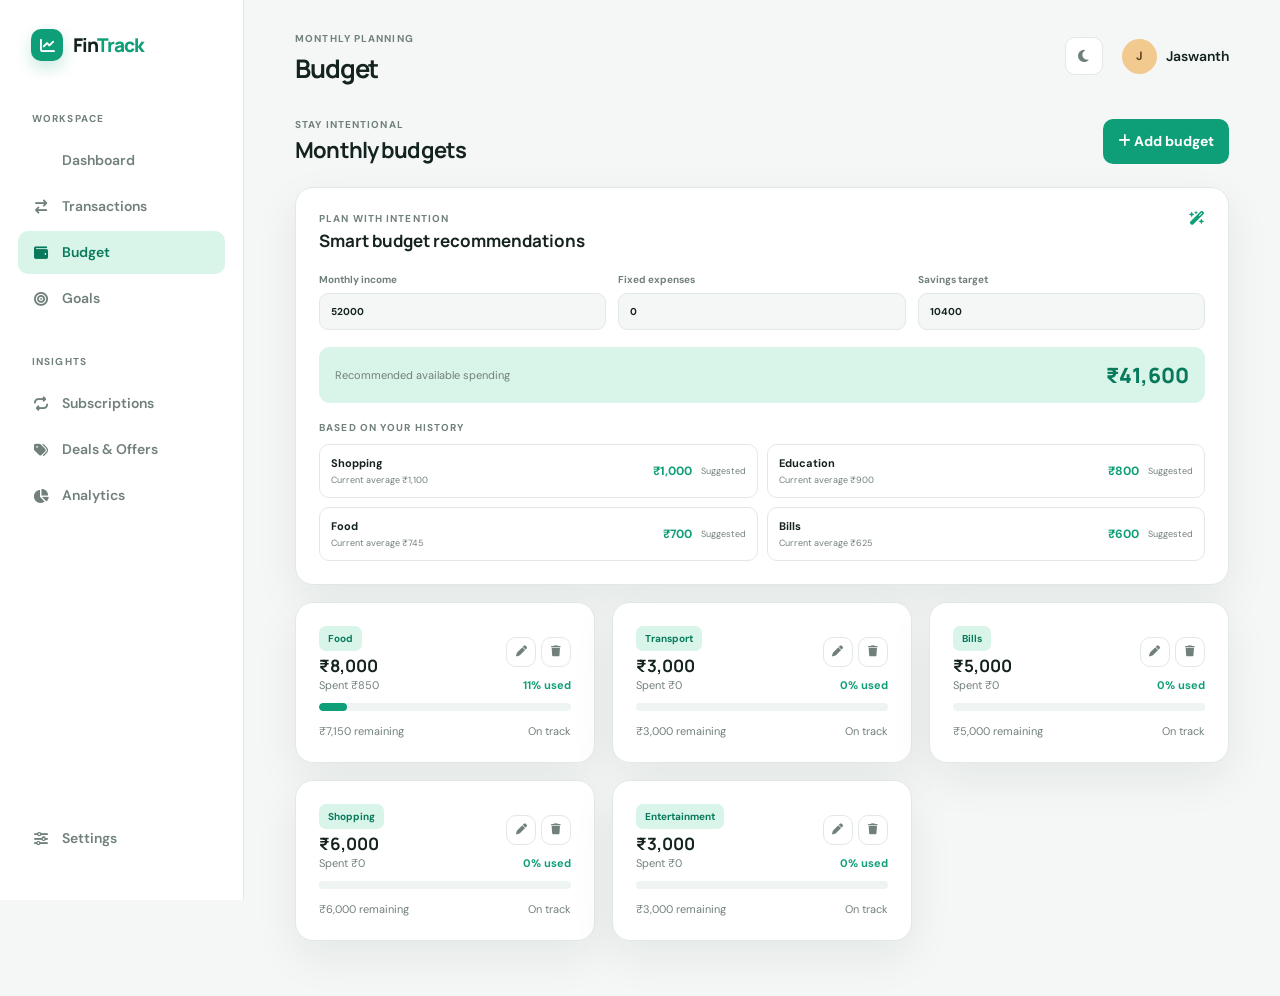
<file: budget.html>
<!doctype html><html lang="en"><head><meta charset="UTF-8"><meta name="viewport" content="width=device-width,initial-scale=1"><title>Budget | FinTrack</title><link rel="preconnect" href="https://fonts.googleapis.com"><link rel="stylesheet" href="https://fonts.googleapis.com/css2?family=DM+Sans:wght@400;500;600;700&family=Manrope:wght@600;700;800&display=swap"><link rel="stylesheet" href="https://cdnjs.cloudflare.com/ajax/libs/font-awesome/6.5.2/css/all.min.css"><link rel="stylesheet" href="css/style.css"><link rel="stylesheet" href="css/responsive.css"></head><body data-page="budget"><div class="app-shell"><aside class="sidebar" id="sidebar"><a class="brand" href="index.html"><span class="brand-mark"><i class="fa-solid fa-chart-line"></i></span><span>Fin<span>Track</span></span></a><nav class="sidebar-nav"><p class="nav-label">Workspace</p><a class="nav-item" href="index.html"><i class="fa-solid fa-grid-2"></i>Dashboard</a><a class="nav-item" href="transactions.html"><i class="fa-solid fa-arrow-right-arrow-left"></i>Transactions</a><a class="nav-item active" href="budget.html"><i class="fa-solid fa-wallet"></i>Budget</a><a class="nav-item" href="goals.html"><i class="fa-solid fa-bullseye"></i>Goals</a><p class="nav-label nav-label-spaced">Insights</p><a class="nav-item" href="analytics.html"><i class="fa-solid fa-chart-pie"></i>Analytics</a></nav><div class="sidebar-bottom"><a class="nav-item" href="settings.html"><i class="fa-solid fa-sliders"></i>Settings</a></div></aside><main class="main-content"><header class="topbar"><button class="icon-button mobile-menu" id="mobileMenu" aria-label="Open navigation"><i class="fa-solid fa-bars"></i></button><div class="page-heading"><span class="eyebrow">Monthly planning</span><h1>Budget</h1></div><div class="topbar-actions"><button class="icon-button" id="themeToggle" aria-label="Toggle dark mode"><i class="fa-solid fa-moon"></i></button><div class="profile-chip"><span class="avatar" id="userAvatar">JD</span><span class="profile-name" id="profileName">Jaswanth</span></div></div></header><section class="page-toolbar"><div><p class="section-kicker">Stay intentional</p><h2 class="page-title">Monthly budgets</h2></div><button class="primary-button" id="addBudget"><i class="fa-solid fa-plus"></i> Add budget</button></section><section class="budget-grid" id="budgetGrid"></section></main></div><div id="featureModal"></div><script src="js/storage.js"></script><script src="js/app.js"></script><script src="js/budget.js"></script></body></html>
</file>
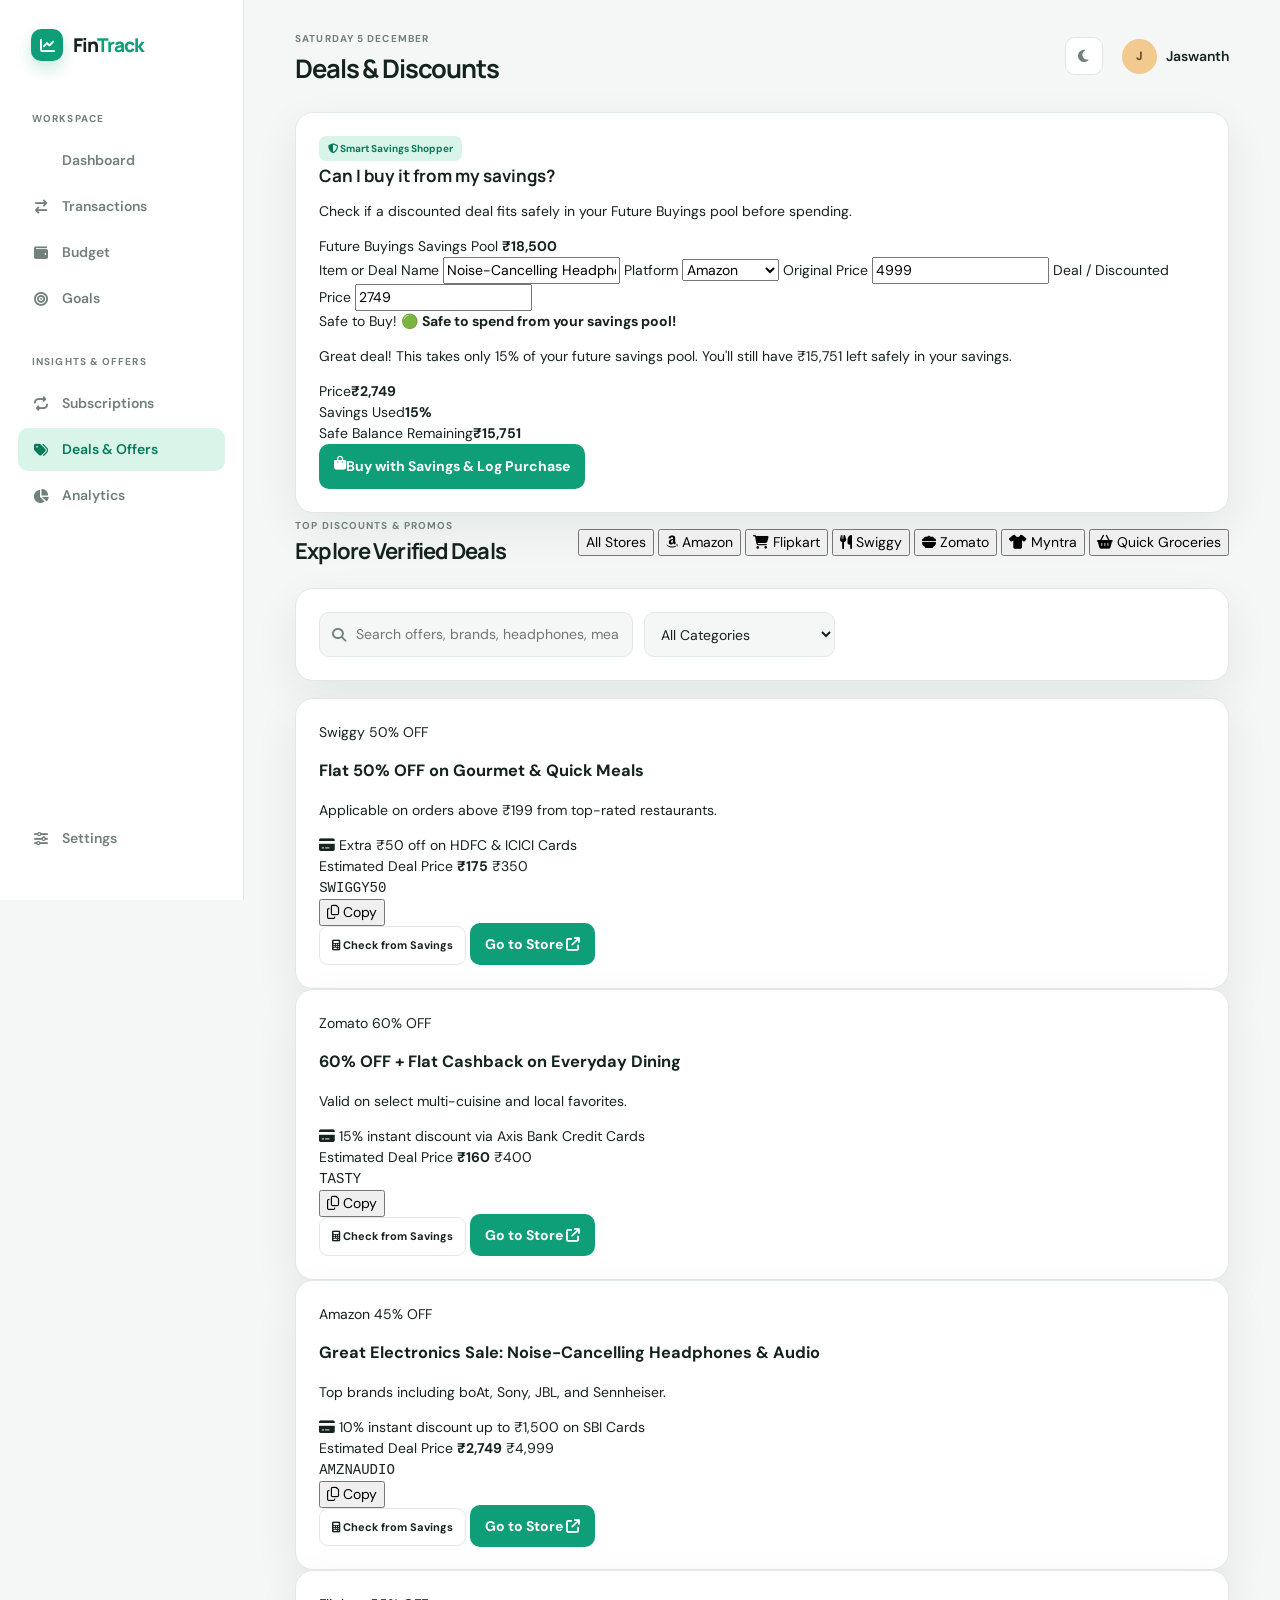
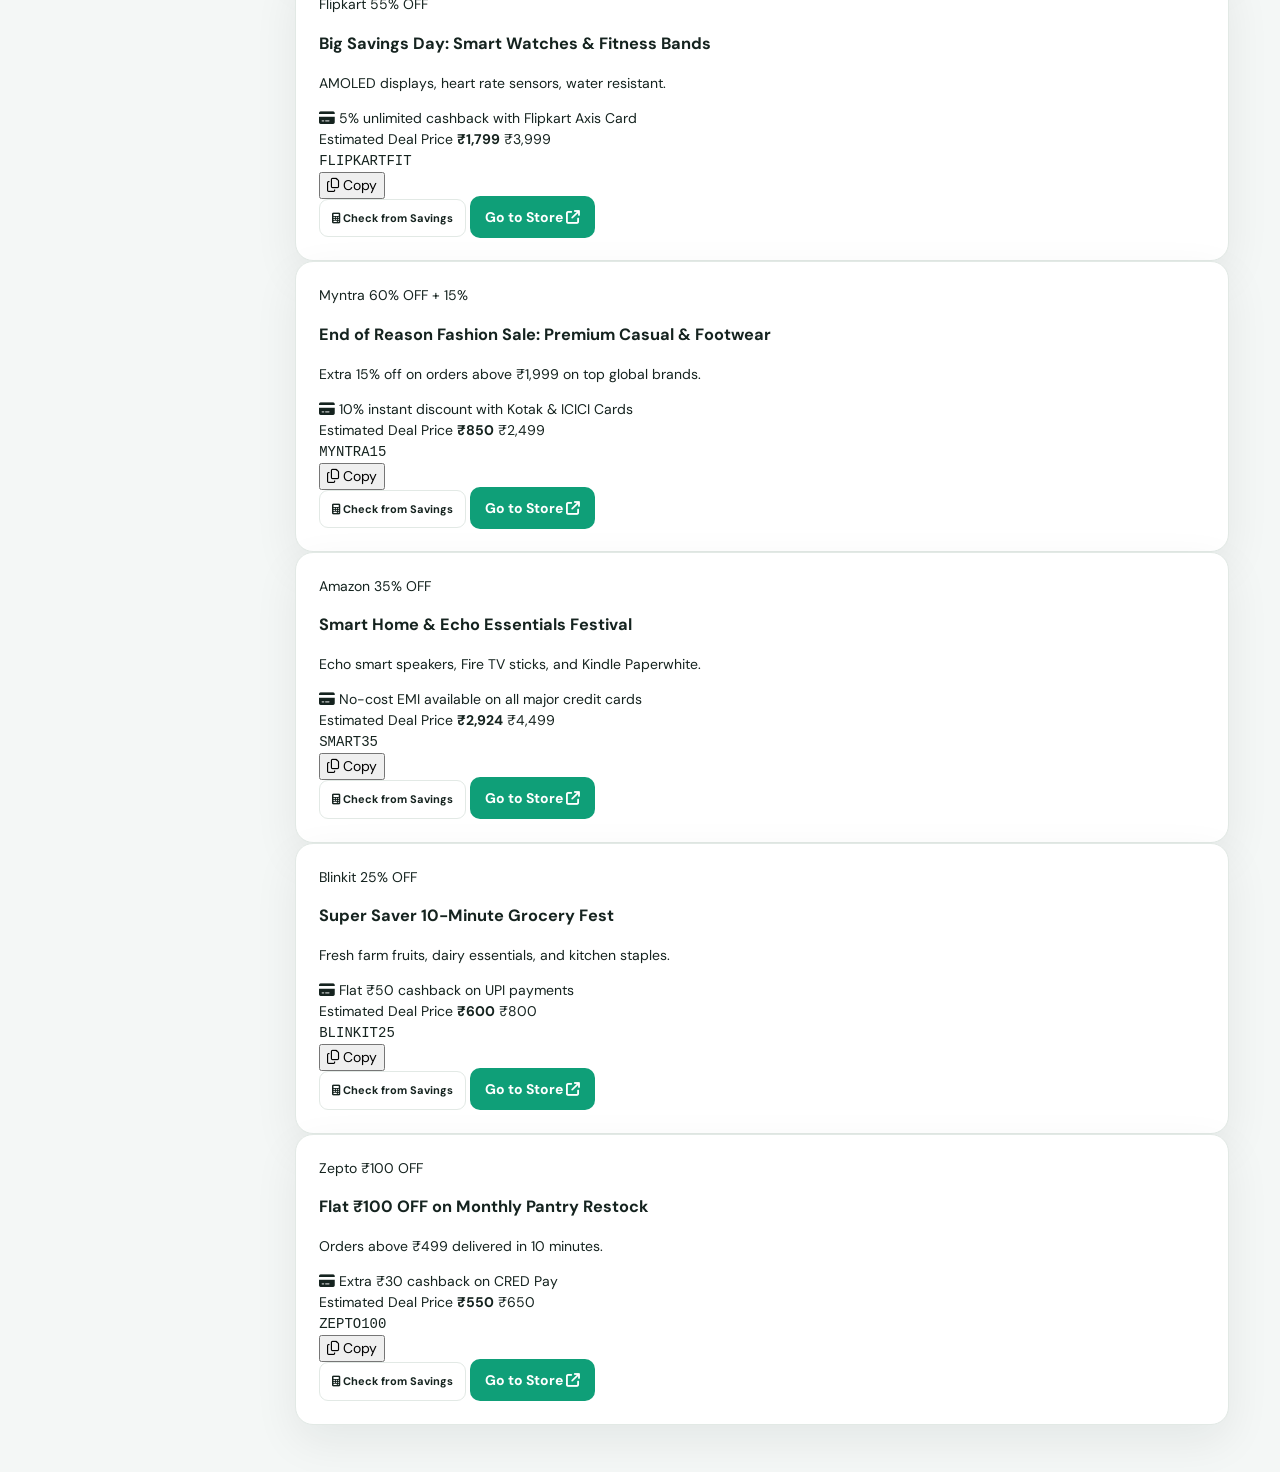
<file: deals.html>
﻿<!doctype html>
<html lang="en">
<head>
  <meta charset="UTF-8">
  <meta name="viewport" content="width=device-width,initial-scale=1">
  <title>Deals & Discounts | FinTrack</title>
  <link rel="preconnect" href="https://fonts.googleapis.com">
  <link rel="preconnect" href="https://fonts.gstatic.com" crossorigin>
  <link href="https://fonts.googleapis.com/css2?family=DM+Sans:wght@400;500;600;700&family=Manrope:wght@600;700;800&display=swap" rel="stylesheet">
  <link rel="stylesheet" href="https://cdnjs.cloudflare.com/ajax/libs/font-awesome/6.5.2/css/all.min.css">
  <link rel="stylesheet" href="css/style.css">
  <link rel="stylesheet" href="css/ux.css">
  <link rel="stylesheet" href="css/responsive.css">
</head>
<body data-page="deals">
  <div class="app-shell">
    <aside class="sidebar" id="sidebar">
      <a class="brand" href="index.html">
        <span class="brand-mark"><i class="fa-solid fa-chart-line"></i></span>
        <span>Fin<span>Track</span></span>
      </a>
      <nav class="sidebar-nav" aria-label="Main navigation">
        <p class="nav-label">Workspace</p>
        <a class="nav-item" href="index.html"><i class="fa-solid fa-grid-2"></i><span>Dashboard</span></a>
        <a class="nav-item" href="transactions.html"><i class="fa-solid fa-arrow-right-arrow-left"></i><span>Transactions</span></a>
        <a class="nav-item" href="budget.html"><i class="fa-solid fa-wallet"></i><span>Budget</span></a>
        <a class="nav-item" href="goals.html"><i class="fa-solid fa-bullseye"></i><span>Goals</span></a>
        <p class="nav-label nav-label-spaced">Insights & Offers</p>
        <a class="nav-item" href="subscriptions.html"><i class="fa-solid fa-repeat"></i><span>Subscriptions</span></a>
        <a class="nav-item active" href="deals.html"><i class="fa-solid fa-tags"></i><span>Deals & Offers</span></a>
        <a class="nav-item" href="analytics.html"><i class="fa-solid fa-chart-pie"></i><span>Analytics</span></a>
      </nav>
      <div class="sidebar-bottom">
        <a class="nav-item" href="settings.html"><i class="fa-solid fa-sliders"></i><span>Settings</span></a>
      </div>
    </aside>

    <main class="main-content">
      <header class="topbar">
        <button class="icon-button mobile-menu" id="mobileMenu" aria-label="Open navigation">
          <i class="fa-solid fa-bars"></i>
        </button>
        <div class="page-heading">
          <span class="eyebrow" id="currentDate">Smart Shopping</span>
          <h1>Deals & Discounts</h1>
        </div>
        <div class="topbar-actions">
          <button class="icon-button" id="themeToggle" aria-label="Toggle dark mode">
            <i class="fa-solid fa-moon"></i>
          </button>
          <div class="profile-chip">
            <span class="avatar" id="userAvatar">JD</span>
            <span class="profile-name" id="profileName">Jaswanth</span>
          </div>
        </div>
      </header>

      <!-- Smart Savings Shopper & Affordability Advisor -->
      <section class="panel advisor-panel" id="savingsAdvisorSection">
        <div class="advisor-header">
          <div>
            <span class="category-badge safe-badge"><i class="fa-solid fa-shield-halved"></i> Smart Savings Shopper</span>
            <h2 class="section-title">Can I buy it from my savings?</h2>
            <p class="section-subtitle">Check if a discounted deal fits safely in your Future Buyings pool before spending.</p>
          </div>
          <div class="savings-stat-chip">
            <span>Future Buyings Savings Pool</span>
            <strong id="advisorSavingsPool">₹0</strong>
          </div>
        </div>

        <form id="advisorForm" class="advisor-form-grid">
          <label>
            <span>Item or Deal Name</span>
            <input id="advisorItemName" type="text" placeholder="e.g. boAt Wireless Earbuds" required>
          </label>
          <label>
            <span>Platform</span>
            <select id="advisorPlatform">
              <option value="Amazon">Amazon</option>
              <option value="Flipkart">Flipkart</option>
              <option value="Swiggy">Swiggy</option>
              <option value="Zomato">Zomato</option>
              <option value="Myntra">Myntra</option>
              <option value="Blinkit">Blinkit</option>
              <option value="Zepto">Zepto</option>
              <option value="Other">Other Store</option>
            </select>
          </label>
          <label>
            <span>Original Price</span>
            <input id="advisorOriginalPrice" type="number" min="1" placeholder="₹4,000">
          </label>
          <label>
            <span>Deal / Discounted Price</span>
            <input id="advisorDealPrice" type="number" min="1" placeholder="₹1,800" required>
          </label>
        </form>

        <div class="verdict-container" id="advisorVerdictBox">
          <div class="verdict-header">
            <span class="verdict-tag" id="verdictTag">Safe to Buy! 🟢</span>
            <strong id="verdictTitle">Checking your savings safety...</strong>
          </div>
          <p id="verdictMessage" class="verdict-message"></p>
          <div class="verdict-metrics" id="verdictMetrics">
            <div><span>Price</span><strong id="verdictPrice">₹0</strong></div>
            <div><span>Savings Used</span><strong id="verdictPercent">0%</strong></div>
            <div><span>Safe Balance Remaining</span><strong id="verdictRemaining">₹0</strong></div>
          </div>
          <div class="verdict-actions" id="verdictActions">
            <button type="button" class="primary-button" id="buyWithSavingsBtn">
              <i class="fa-solid fa-bag-shopping"></i> Buy with Savings & Log Purchase
            </button>
          </div>
        </div>
      </section>

      <!-- Live Offers & Deals Section -->
      <section class="page-toolbar">
        <div>
          <p class="section-kicker">Top Discounts & Promos</p>
          <h2 class="page-title">Explore Verified Deals</h2>
        </div>
        <div class="deals-platform-tabs" id="platformTabs">
          <button class="deal-tab active" data-platform="all">All Stores</button>
          <button class="deal-tab" data-platform="Amazon"><i class="fa-brands fa-amazon"></i> Amazon</button>
          <button class="deal-tab" data-platform="Flipkart"><i class="fa-solid fa-cart-shopping"></i> Flipkart</button>
          <button class="deal-tab" data-platform="Swiggy"><i class="fa-solid fa-utensils"></i> Swiggy</button>
          <button class="deal-tab" data-platform="Zomato"><i class="fa-solid fa-bowl-food"></i> Zomato</button>
          <button class="deal-tab" data-platform="Myntra"><i class="fa-solid fa-shirt"></i> Myntra</button>
          <button class="deal-tab" data-platform="Groceries"><i class="fa-solid fa-basket-shopping"></i> Quick Groceries</button>
        </div>
      </section>

      <!-- Filter bar for deals -->
      <section class="panel filter-panel">
        <div class="filter-grid">
          <label class="search-field">
            <i class="fa-solid fa-magnifying-glass"></i>
            <input id="searchDeals" placeholder="Search offers, brands, headphones, meals...">
          </label>
          <select id="dealCategoryFilter">
            <option value="all">All Categories</option>
            <option value="Food & Dining">Food & Dining</option>
            <option value="Electronics">Electronics</option>
            <option value="Fashion">Fashion</option>
            <option value="Groceries">Groceries & Essentials</option>
          </select>
        </div>
      </section>

      <!-- Deals Grid -->
      <section class="deals-grid" id="dealsGrid"></section>
    </main>
  </div>

  <div id="featureModal"></div>

  <script src="js/storage.js"></script>
  <script src="js/app.js"></script>
  <script src="js/deals.js"></script>
</body>
</html>
</file>
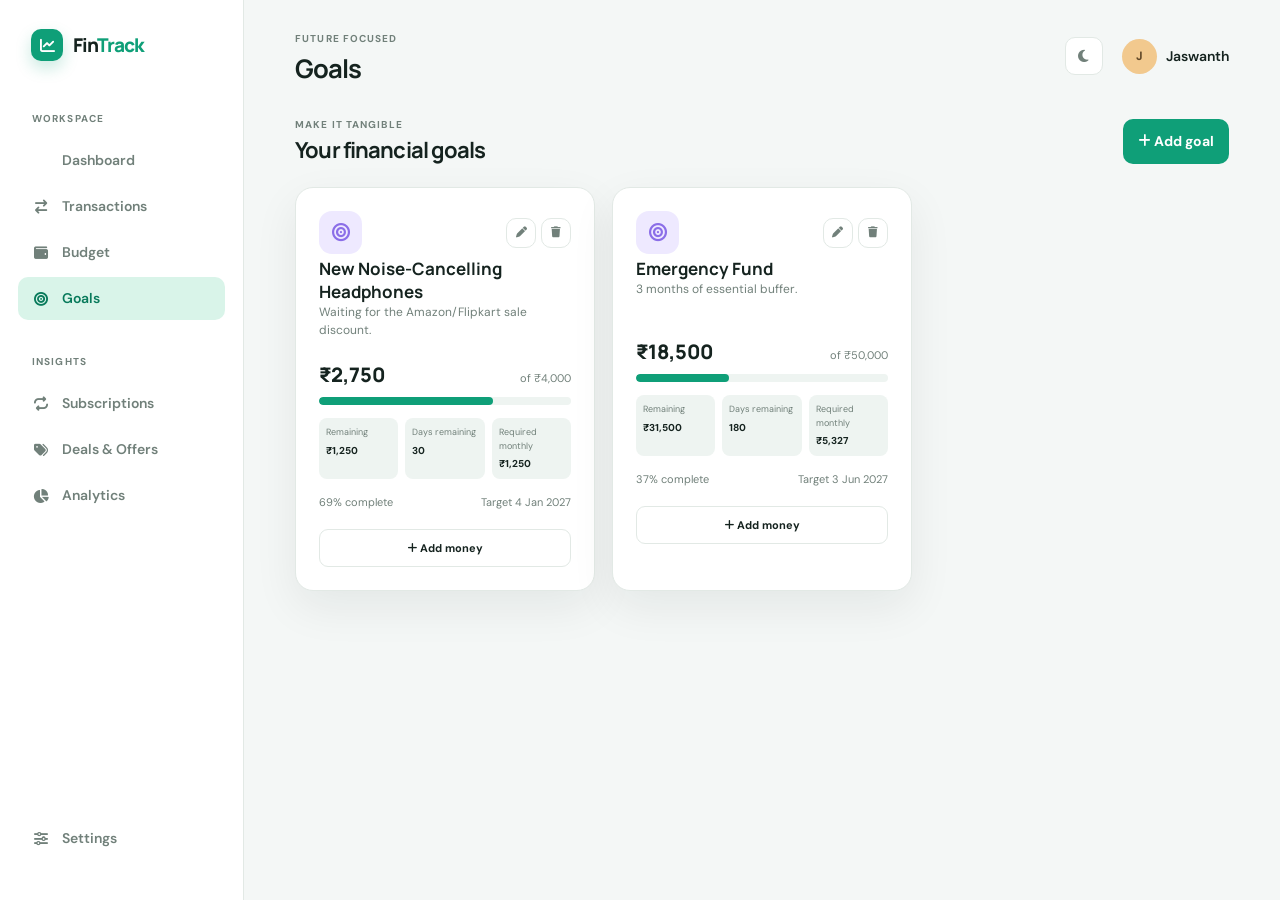
<file: goals.html>
<!doctype html><html lang="en"><head><meta charset="UTF-8"><meta name="viewport" content="width=device-width,initial-scale=1"><title>Goals | FinTrack</title><link rel="preconnect" href="https://fonts.googleapis.com"><link rel="stylesheet" href="https://fonts.googleapis.com/css2?family=DM+Sans:wght@400;500;600;700&family=Manrope:wght@600;700;800&display=swap"><link rel="stylesheet" href="https://cdnjs.cloudflare.com/ajax/libs/font-awesome/6.5.2/css/all.min.css"><link rel="stylesheet" href="css/style.css"><link rel="stylesheet" href="css/responsive.css"></head><body data-page="goals"><div class="app-shell"><aside class="sidebar" id="sidebar"><a class="brand" href="index.html"><span class="brand-mark"><i class="fa-solid fa-chart-line"></i></span><span>Fin<span>Track</span></span></a><nav class="sidebar-nav"><p class="nav-label">Workspace</p><a class="nav-item" href="index.html"><i class="fa-solid fa-grid-2"></i>Dashboard</a><a class="nav-item" href="transactions.html"><i class="fa-solid fa-arrow-right-arrow-left"></i>Transactions</a><a class="nav-item" href="budget.html"><i class="fa-solid fa-wallet"></i>Budget</a><a class="nav-item active" href="goals.html"><i class="fa-solid fa-bullseye"></i>Goals</a><p class="nav-label nav-label-spaced">Insights</p><a class="nav-item" href="analytics.html"><i class="fa-solid fa-chart-pie"></i>Analytics</a></nav><div class="sidebar-bottom"><a class="nav-item" href="settings.html"><i class="fa-solid fa-sliders"></i>Settings</a></div></aside><main class="main-content"><header class="topbar"><button class="icon-button mobile-menu" id="mobileMenu" aria-label="Open navigation"><i class="fa-solid fa-bars"></i></button><div class="page-heading"><span class="eyebrow">Future focused</span><h1>Goals</h1></div><div class="topbar-actions"><button class="icon-button" id="themeToggle" aria-label="Toggle dark mode"><i class="fa-solid fa-moon"></i></button><div class="profile-chip"><span class="avatar" id="userAvatar">JD</span><span class="profile-name" id="profileName">Jaswanth</span></div></div></header><section class="page-toolbar"><div><p class="section-kicker">Make it tangible</p><h2 class="page-title">Your financial goals</h2></div><button class="primary-button" id="addGoal"><i class="fa-solid fa-plus"></i> Add goal</button></section><section class="goals-grid" id="goalsGrid"></section></main></div><div id="featureModal"></div><script src="js/storage.js"></script><script src="js/app.js"></script><script src="js/goals.js"></script></body></html>
</file>
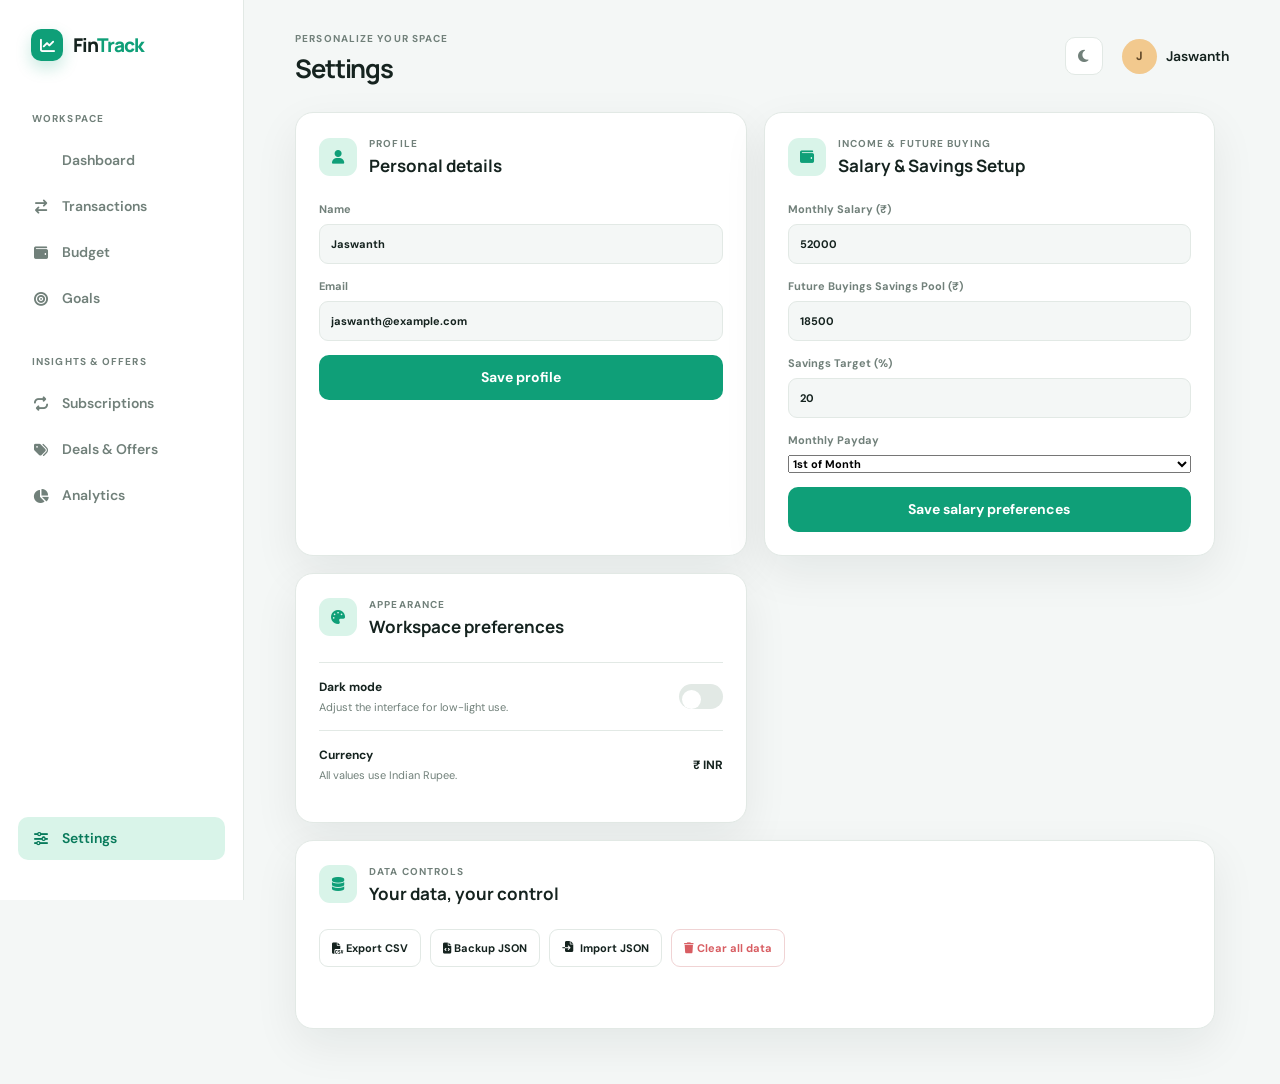
<file: settings.html>
<!doctype html><html lang="en"><head><meta charset="UTF-8"><meta name="viewport" content="width=device-width,initial-scale=1"><title>Settings | FinTrack</title><link rel="preconnect" href="https://fonts.googleapis.com"><link rel="stylesheet" href="https://fonts.googleapis.com/css2?family=DM+Sans:wght@400;500;600;700&family=Manrope:wght@600;700;800&display=swap"><link rel="stylesheet" href="https://cdnjs.cloudflare.com/ajax/libs/font-awesome/6.5.2/css/all.min.css"><link rel="stylesheet" href="css/style.css"><link rel="stylesheet" href="css/ux.css"><link rel="stylesheet" href="css/responsive.css"></head><body data-page="settings"><div class="app-shell"><aside class="sidebar" id="sidebar"><a class="brand" href="index.html"><span class="brand-mark"><i class="fa-solid fa-chart-line"></i></span><span>Fin<span>Track</span></span></a><nav class="sidebar-nav"><p class="nav-label">Workspace</p><a class="nav-item" href="index.html"><i class="fa-solid fa-grid-2"></i>Dashboard</a><a class="nav-item" href="transactions.html"><i class="fa-solid fa-arrow-right-arrow-left"></i>Transactions</a><a class="nav-item" href="budget.html"><i class="fa-solid fa-wallet"></i>Budget</a><a class="nav-item" href="goals.html"><i class="fa-solid fa-bullseye"></i>Goals</a><p class="nav-label nav-label-spaced">Insights & Offers</p><a class="nav-item" href="subscriptions.html"><i class="fa-solid fa-repeat"></i>Subscriptions</a><a class="nav-item" href="deals.html"><i class="fa-solid fa-tags"></i>Deals & Offers</a><a class="nav-item" href="analytics.html"><i class="fa-solid fa-chart-pie"></i>Analytics</a></nav><div class="sidebar-bottom"><a class="nav-item active" href="settings.html"><i class="fa-solid fa-sliders"></i>Settings</a></div></aside><main class="main-content"><header class="topbar"><button class="icon-button mobile-menu" id="mobileMenu" aria-label="Open navigation"><i class="fa-solid fa-bars"></i></button><div class="page-heading"><span class="eyebrow">Personalize your space</span><h1>Settings</h1></div><div class="topbar-actions"><button class="icon-button" id="themeToggle" aria-label="Toggle dark mode"><i class="fa-solid fa-moon"></i></button><div class="profile-chip"><span class="avatar" id="userAvatar">JD</span><span class="profile-name" id="profileName">Jaswanth</span></div></div></header><section class="settings-grid"><article class="panel settings-section"><div class="settings-heading"><span class="settings-icon"><i class="fa-solid fa-user"></i></span><div><p class="section-kicker">Profile</p><h2>Personal details</h2></div></div><form id="profileForm" class="settings-form"><label>Name<input name="name" required></label><label>Email<input name="email" type="email" required></label><button class="primary-button" type="submit">Save profile</button></form></article><article class="panel settings-section"><div class="settings-heading"><span class="settings-icon"><i class="fa-solid fa-wallet"></i></span><div><p class="section-kicker">Income & Future Buying</p><h2>Salary & Savings Setup</h2></div></div><form id="salaryForm" class="settings-form"><label>Monthly Salary (₹)<input name="monthlySalary" type="number" min="1000" step="500" required></label><label>Future Buyings Savings Pool (₹)<input name="futureSavingsBalance" type="number" min="0" step="500" required title="Amount reserved for shopping deals and goals"></label><label>Savings Target (%)<input name="savingsPercent" type="number" min="5" max="80" required></label><label>Monthly Payday<select name="payDay"><option value="1">1st of Month</option><option value="5">5th of Month</option><option value="10">10th of Month</option><option value="25">25th of Month</option><option value="30">Last Day of Month</option></select></label><button class="primary-button" type="submit">Save salary preferences</button></form></article><article class="panel settings-section"><div class="settings-heading"><span class="settings-icon"><i class="fa-solid fa-palette"></i></span><div><p class="section-kicker">Appearance</p><h2>Workspace preferences</h2></div></div><div class="setting-row"><div><strong>Dark mode</strong><span>Adjust the interface for low-light use.</span></div><button class="toggle-button" id="settingsTheme" aria-label="Toggle dark mode"><span></span></button></div><div class="setting-row"><div><strong>Currency</strong><span>All values use Indian Rupee.</span></div><strong>₹ INR</strong></div></article><article class="panel settings-section"><div class="settings-heading"><span class="settings-icon"><i class="fa-solid fa-database"></i></span><div><p class="section-kicker">Data controls</p><h2>Your data, your control</h2></div></div><div class="data-actions"><button class="secondary-button" id="exportCsv"><i class="fa-solid fa-file-csv"></i> Export CSV</button><button class="secondary-button" id="exportJson"><i class="fa-solid fa-file-code"></i> Backup JSON</button><label class="secondary-button file-button"><i class="fa-solid fa-file-import"></i> Import JSON<input id="importJson" type="file" accept="application/json"></label><button class="danger-button" id="clearData"><i class="fa-solid fa-trash"></i> Clear all data</button></div><p class="settings-note" id="settingsMessage"></p></article></section></main></div><script src="js/storage.js"></script><script src="js/app.js"></script><script src="js/settings.js"></script></body></html>
</file>
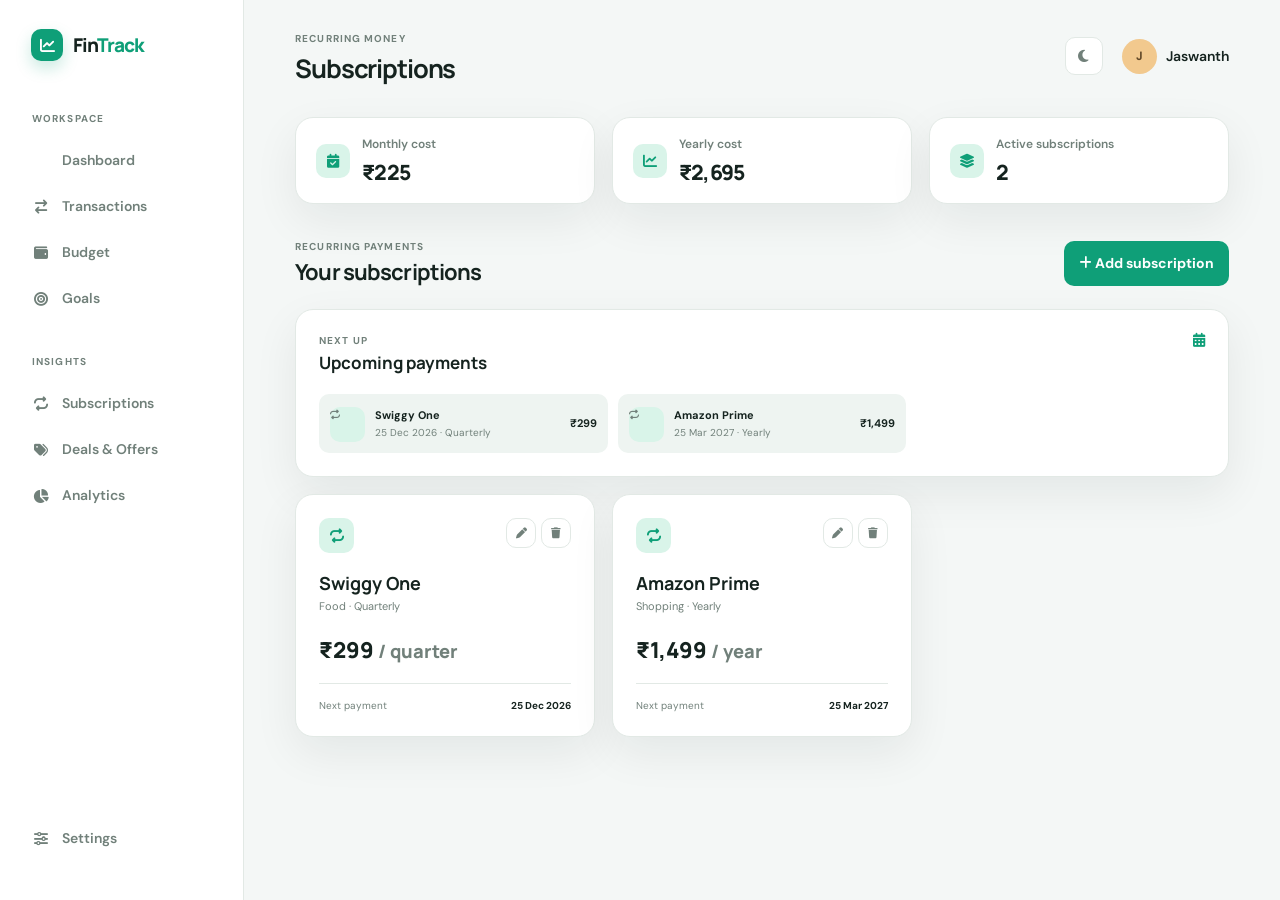
<file: subscriptions.html>
<!doctype html><html lang="en"><head><meta charset="UTF-8"><meta name="viewport" content="width=device-width,initial-scale=1"><title>Subscriptions | FinTrack</title><link rel="preconnect" href="https://fonts.googleapis.com"><link rel="stylesheet" href="https://fonts.googleapis.com/css2?family=DM+Sans:wght@400;500;600;700&family=Manrope:wght@600;700;800&display=swap"><link rel="stylesheet" href="https://cdnjs.cloudflare.com/ajax/libs/font-awesome/6.5.2/css/all.min.css"><link rel="stylesheet" href="css/style.css"><link rel="stylesheet" href="css/responsive.css"></head><body data-page="subscriptions"><div class="app-shell"><aside class="sidebar" id="sidebar"><a class="brand" href="index.html"><span class="brand-mark"><i class="fa-solid fa-chart-line"></i></span><span>Fin<span>Track</span></span></a><nav class="sidebar-nav"><p class="nav-label">Workspace</p><a class="nav-item" href="index.html"><i class="fa-solid fa-grid-2"></i>Dashboard</a><a class="nav-item" href="transactions.html"><i class="fa-solid fa-arrow-right-arrow-left"></i>Transactions</a><a class="nav-item" href="budget.html"><i class="fa-solid fa-wallet"></i>Budget</a><a class="nav-item" href="goals.html"><i class="fa-solid fa-bullseye"></i>Goals</a><p class="nav-label nav-label-spaced">Insights</p><a class="nav-item" href="subscriptions.html"><i class="fa-solid fa-repeat"></i>Subscriptions</a><a class="nav-item" href="analytics.html"><i class="fa-solid fa-chart-pie"></i>Analytics</a></nav><div class="sidebar-bottom"><a class="nav-item" href="settings.html"><i class="fa-solid fa-sliders"></i>Settings</a></div></aside><main class="main-content"><header class="topbar"><button class="icon-button mobile-menu" id="mobileMenu" aria-label="Open navigation"><i class="fa-solid fa-bars"></i></button><div class="page-heading"><span class="eyebrow">Recurring money</span><h1>Subscriptions</h1></div><div class="topbar-actions"><button class="icon-button" id="themeToggle" aria-label="Toggle dark mode"><i class="fa-solid fa-moon"></i></button><div class="profile-chip"><span class="avatar" id="userAvatar">JD</span><span class="profile-name" id="profileName">Jaswanth</span></div></div></header><section class="subscription-stats" id="subscriptionStats"></section><section class="page-toolbar"><div><p class="section-kicker">Recurring payments</p><h2 class="page-title">Your subscriptions</h2></div><button class="primary-button" id="addSubscription"><i class="fa-solid fa-plus"></i> Add subscription</button></section><section class="panel upcoming-panel"><div class="panel-heading"><div><p class="section-kicker">Next up</p><h2>Upcoming payments</h2></div><i class="fa-solid fa-calendar-days insight-heading-icon"></i></div><div id="upcomingSubscriptions" class="upcoming-list"></div></section><section class="subscription-grid" id="subscriptionGrid"></section></main></div><div id="featureModal"></div><script src="js/storage.js"></script><script src="js/app.js"></script><script src="js/subscriptions.js"></script></body></html>
</file>
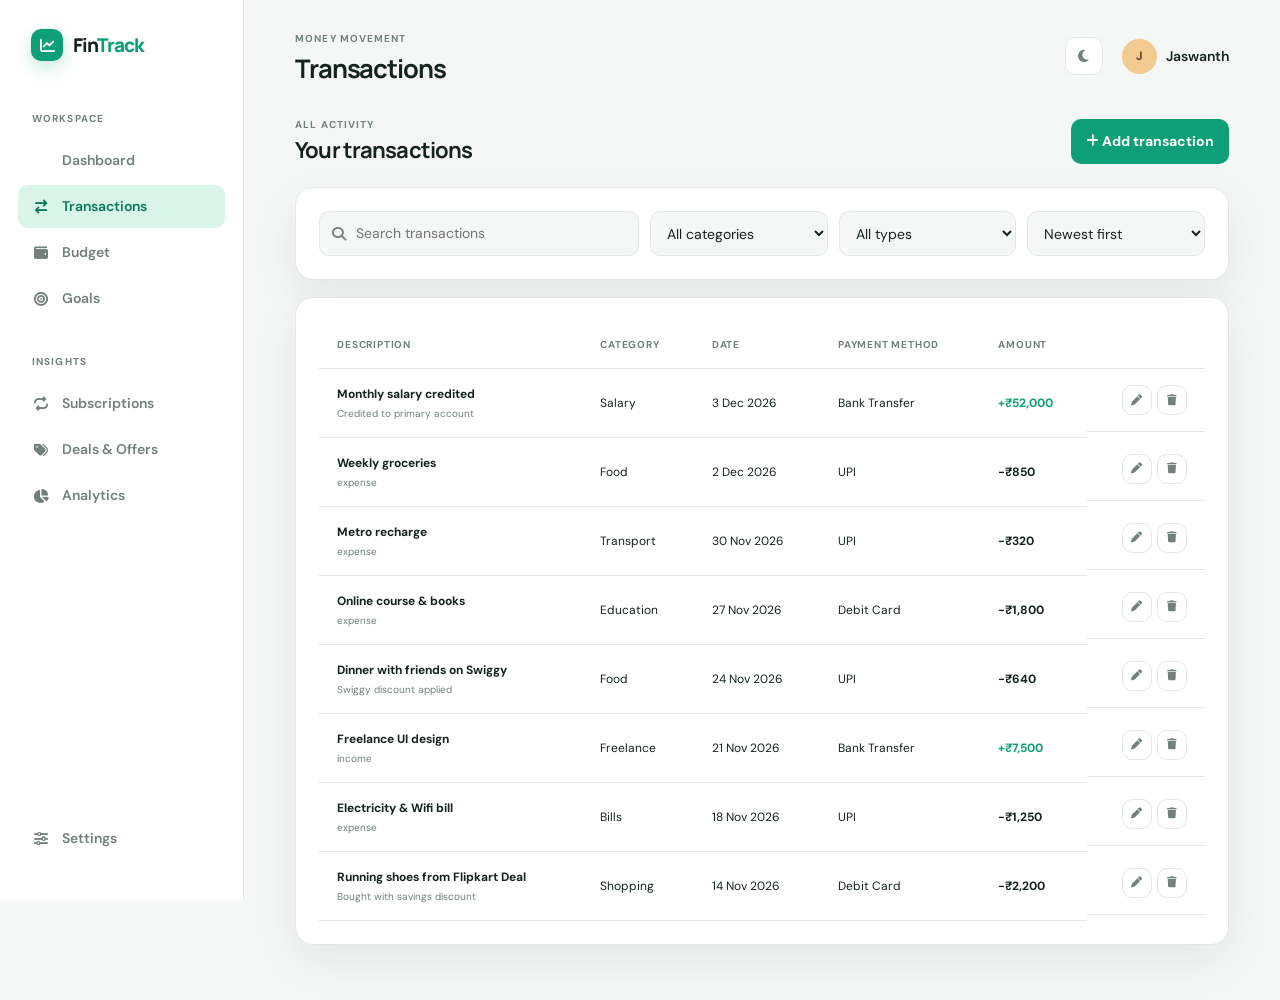
<file: transactions.html>
<!doctype html><html lang="en"><head><meta charset="UTF-8"><meta name="viewport" content="width=device-width,initial-scale=1"><title>Transactions | FinTrack</title><link rel="preconnect" href="https://fonts.googleapis.com"><link rel="preconnect" href="https://fonts.gstatic.com" crossorigin><link href="https://fonts.googleapis.com/css2?family=DM+Sans:wght@400;500;600;700&family=Manrope:wght@600;700;800&display=swap" rel="stylesheet"><link rel="stylesheet" href="https://cdnjs.cloudflare.com/ajax/libs/font-awesome/6.5.2/css/all.min.css"><link rel="stylesheet" href="css/style.css"><link rel="stylesheet" href="css/responsive.css"></head><body data-page="transactions"><div class="app-shell"><aside class="sidebar" id="sidebar"><a class="brand" href="index.html"><span class="brand-mark"><i class="fa-solid fa-chart-line"></i></span><span>Fin<span>Track</span></span></a><nav class="sidebar-nav"><p class="nav-label">Workspace</p><a class="nav-item" href="index.html"><i class="fa-solid fa-grid-2"></i>Dashboard</a><a class="nav-item active" href="transactions.html"><i class="fa-solid fa-arrow-right-arrow-left"></i>Transactions</a><a class="nav-item" href="budget.html"><i class="fa-solid fa-wallet"></i>Budget</a><a class="nav-item" href="goals.html"><i class="fa-solid fa-bullseye"></i>Goals</a><p class="nav-label nav-label-spaced">Insights</p><a class="nav-item" href="analytics.html"><i class="fa-solid fa-chart-pie"></i>Analytics</a></nav><div class="sidebar-bottom"><a class="nav-item" href="settings.html"><i class="fa-solid fa-sliders"></i>Settings</a></div></aside><main class="main-content"><header class="topbar"><button class="icon-button mobile-menu" id="mobileMenu" aria-label="Open navigation"><i class="fa-solid fa-bars"></i></button><div class="page-heading"><span class="eyebrow">Money movement</span><h1>Transactions</h1></div><div class="topbar-actions"><button class="icon-button" id="themeToggle" aria-label="Toggle dark mode"><i class="fa-solid fa-moon"></i></button><div class="profile-chip"><span class="avatar" id="userAvatar">JD</span><span class="profile-name" id="profileName">Jaswanth</span></div></div></header><section class="page-toolbar"><div><p class="section-kicker">All activity</p><h2 class="page-title">Your transactions</h2></div><button class="primary-button" id="addTransaction"><i class="fa-solid fa-plus"></i> Add transaction</button></section><section class="panel filter-panel"><div class="filter-grid"><label class="search-field"><i class="fa-solid fa-magnifying-glass"></i><input id="searchTransactions" placeholder="Search transactions"></label><select id="categoryFilter"><option value="all">All categories</option></select><select id="typeFilter"><option value="all">All types</option><option value="income">Income</option><option value="expense">Expense</option></select><select id="sortFilter"><option value="date">Newest first</option><option value="amount-high">Amount: high to low</option><option value="amount-low">Amount: low to high</option></select></div></section><section class="panel table-panel"><div class="table-wrap"><table><thead><tr><th>Description</th><th>Category</th><th>Date</th><th>Payment method</th><th>Amount</th><th></th></tr></thead><tbody id="transactionsTable"></tbody></table></div></section></main></div><div id="featureModal"></div><script src="js/storage.js"></script><script src="js/app.js"></script><script src="js/transactions.js"></script></body></html>
</file>
<file: css/style.css>
.page-toolbar{display:flex;align-items:center;justify-content:space-between;margin:5px 0 22px}.page-title{margin:3px 0 0;font:700 22px 'Manrope',sans-serif;letter-spacing:-.04em}.filter-panel{margin-bottom:17px}.filter-grid{display:grid;grid-template-columns:1.8fr 1fr 1fr 1fr;gap:11px}.filter-grid select,.month-picker,.search-field{border:1px solid var(--border);border-radius:10px;background:var(--bg);color:var(--text);padding:10px 12px}.search-field{display:flex;align-items:center;gap:8px;color:var(--muted)}.search-field input{border:0;outline:0;background:transparent;color:var(--text);width:100%}.table-panel{padding:0;overflow:hidden}.table-wrap{overflow-x:auto}table{width:100%;border-collapse:collapse;min-width:720px}th,td{text-align:left;padding:16px 18px;border-bottom:1px solid var(--border);font-size:12px}th{color:var(--muted);font-size:10px;text-transform:uppercase;letter-spacing:.08em}td strong,td small{display:block}td small{color:var(--muted);font-size:10px;margin-top:3px}.amount-cell{font-weight:700}.amount-cell.income{color:var(--accent)}.row-actions{display:flex;justify-content:flex-end;gap:5px}.row-actions .icon-button{width:30px;height:30px;font-size:11px}.budget-grid,.goals-grid{display:grid;grid-template-columns:repeat(3,1fr);gap:17px}.budget-card-head,.goal-card-top,.budget-meta,.budget-footer,.goal-amounts,.goal-footer{display:flex;align-items:center;justify-content:space-between}.category-badge{display:inline-block;background:var(--accent-soft);color:var(--accent-dark);padding:5px 9px;border-radius:7px;font-size:10px;font-weight:700}.budget-card h2,.goal-card h2{font:800 22px 'Manrope',sans-serif;margin:18px 0}.budget-meta,.budget-footer,.goal-footer{font-size:11px;color:var(--muted)}.budget-meta strong.normal{color:var(--accent)}.budget-meta strong.warning{color:var(--orange)}.budget-meta strong.danger{color:var(--danger)}.progress-track{height:8px;background:var(--surface-soft);border-radius:20px;overflow:hidden;margin:9px 0}.progress-fill{display:block;height:100%;border-radius:20px;background:var(--accent)}.progress-fill.warning{background:var(--orange)}.progress-fill.danger{background:var(--danger)}.budget-footer{padding-top:3px}.goal-symbol{width:43px;height:43px;border-radius:13px;display:grid;place-items:center;background:#eee9ff;color:var(--purple);font-size:18px}.goal-card h2{margin:20px 0 4px}.goal-card>p{color:var(--muted);font-size:12px;min-height:36px;margin:0 0 22px}.goal-amounts{align-items:baseline}.goal-amounts strong{font:800 20px 'Manrope',sans-serif}.goal-amounts span{color:var(--muted);font-size:11px}.goal-footer{margin-bottom:18px}.secondary-button,.danger-button{border:1px solid var(--border);background:var(--surface);color:var(--text);border-radius:9px;padding:10px 12px;font-size:11px;font-weight:700}.secondary-button:hover{border-color:var(--accent);color:var(--accent)}.add-money{width:100%}.danger-button{color:var(--danger);border-color:#f0d3d4}.analytics-grid{display:grid;grid-template-columns:1.35fr 1fr;gap:17px}.stats-grid{display:grid;grid-template-columns:repeat(5,1fr);gap:13px;margin-bottom:17px}.stat-card{padding:17px}.stat-card .card-icon{margin-bottom:16px}.stat-card .summary-value{font-size:20px;margin:7px 0 0}.chart-panel{min-height:360px}.analytics-chart{height:280px;position:relative}.settings-grid{display:grid;grid-template-columns:1fr 1fr;gap:17px;max-width:920px}.settings-section:last-child{grid-column:1/-1}.settings-heading{display:flex;gap:12px;align-items:center;margin-bottom:24px}.settings-heading h2{margin:3px 0 0;font:700 17px 'Manrope',sans-serif}.settings-icon{width:38px;height:38px;display:grid;place-items:center;border-radius:11px;background:var(--accent-soft);color:var(--accent)}.settings-form{display:grid;gap:14px}.settings-form label{display:grid;gap:6px;color:var(--muted);font-size:11px;font-weight:700}.settings-form input{padding:11px;border:1px solid var(--border);border-radius:9px;background:var(--bg);color:var(--text)}.setting-row{display:flex;align-items:center;justify-content:space-between;padding:15px 0;border-top:1px solid var(--border);font-size:12px}.setting-row strong,.setting-row span{display:block}.setting-row span{color:var(--muted);font-size:11px;margin-top:3px}.toggle-button{width:44px;height:25px;border:0;border-radius:20px;background:var(--border);padding:3px}.toggle-button span{display:block;width:19px;height:19px;border-radius:50%;background:#fff;transition:.2s}.dark .toggle-button{background:var(--accent)}.dark .toggle-button span{transform:translateX(19px)}.data-actions{display:flex;flex-wrap:wrap;gap:9px}.file-button{display:inline-flex;align-items:center;gap:7px}.file-button input{display:none}.settings-note{font-size:11px;color:var(--accent);min-height:16px}.page-empty{grid-column:1/-1;background:var(--surface);border:1px dashed var(--border);border-radius:var(--radius);padding:70px}.page-empty i{font-size:30px;color:var(--accent);margin-bottom:8px}.page-empty h3{margin:0 0 4px;font:700 17px 'Manrope',sans-serif;color:var(--text)}.page-empty p{margin:0}
:root{--bg:#f4f7f6;--surface:#fff;--surface-soft:#eef4f1;--text:#15231f;--muted:#71807a;--border:#e2e9e5;--accent:#0f9f78;--accent-dark:#087a5b;--accent-soft:#d9f4e9;--blue:#4d86e8;--orange:#ed9a55;--purple:#8b6ee8;--danger:#d85d62;--shadow:0 16px 45px rgba(21,35,31,.07);--radius:18px;--sidebar:244px}*{box-sizing:border-box}body{margin:0;background:var(--bg);color:var(--text);font-family:'DM Sans',sans-serif;font-size:14px;line-height:1.5}body.dark{--bg:#111a17;--surface:#1a2823;--surface-soft:#20352e;--text:#eef8f3;--muted:#9aada4;--border:#2a3b35;--accent-soft:#173c30;--shadow:0 16px 45px rgba(0,0,0,.18)}a{color:inherit;text-decoration:none}button,input,select,textarea{font:inherit}button{cursor:pointer}.sidebar{position:fixed;inset:0 auto 0 0;width:var(--sidebar);padding:29px 18px 22px;background:var(--surface);border-right:1px solid var(--border);display:flex;flex-direction:column;z-index:10}.brand{display:flex;align-items:center;gap:10px;margin:0 13px 50px;font:800 19px 'Manrope',sans-serif;letter-spacing:-.05em}.brand>span:last-child>span{color:var(--accent)}.brand-mark{width:32px;height:32px;border-radius:10px;display:grid;place-items:center;background:var(--accent);color:#fff;font-size:15px;box-shadow:0 7px 16px rgba(15,159,120,.22)}.sidebar-nav{flex:1}.nav-label,.section-kicker,.eyebrow{margin:0;color:var(--muted);font-size:10px;font-weight:700;text-transform:uppercase;letter-spacing:.11em}.nav-label{margin:0 14px 13px}.nav-label-spaced{margin-top:34px}.nav-item{display:flex;align-items:center;gap:13px;padding:11px 14px;margin:3px 0;border-radius:10px;color:var(--muted);font-weight:600;transition:.2s ease}.nav-item i{width:17px;text-align:center}.nav-item:hover{color:var(--accent);background:var(--surface-soft)}.nav-item.active{color:var(--accent-dark);background:var(--accent-soft)}body.dark .nav-item.active{color:#68d8ad}.sidebar-bottom .nav-item{margin-bottom:18px}.sidebar-tip{display:flex;gap:11px;padding:14px;background:var(--surface-soft);border-radius:12px;color:var(--accent)}.sidebar-tip strong,.sidebar-tip span{display:block;font-size:11px}.sidebar-tip span{color:var(--muted);margin-top:3px}.main-content{margin-left:var(--sidebar);min-height:100vh;padding:0 clamp(25px,4vw,64px) 55px}.topbar{min-height:112px;display:flex;align-items:center;justify-content:space-between}.page-heading h1{margin:3px 0 0;font:700 clamp(22px,2vw,29px) 'Manrope',sans-serif;letter-spacing:-.045em}.wave{color:var(--accent)}.topbar-actions{display:flex;align-items:center;gap:19px}.icon-button{border:1px solid var(--border);background:var(--surface);color:var(--muted);width:38px;height:38px;border-radius:10px;display:grid;place-items:center;transition:.2s}.icon-button:hover{color:var(--accent);border-color:var(--accent)}.mobile-menu{display:none}.profile-chip{display:flex;align-items:center;gap:9px;font-weight:600}.profile-chip>i{font-size:10px;color:var(--muted)}.avatar{width:35px;height:35px;display:grid;place-items:center;border-radius:50%;background:#f2c98e;color:#604727;font-size:12px;font-weight:700}.summary-grid{display:grid;grid-template-columns:repeat(4,1fr);gap:17px}.summary-card,.panel{background:var(--surface);border:1px solid var(--border);border-radius:var(--radius);box-shadow:var(--shadow)}.summary-card{padding:21px 22px}.card-top,.panel-heading{display:flex;align-items:flex-start;justify-content:space-between}.card-label{color:var(--muted);font-size:12px;font-weight:600}.card-icon{width:34px;height:34px;display:grid;place-items:center;border-radius:10px}.card-icon.green{background:var(--accent-soft);color:var(--accent)}.card-icon.blue{background:#e5efff;color:var(--blue)}.card-icon.orange{background:#fff0df;color:var(--orange)}.card-icon.purple{background:#eee9ff;color:var(--purple)}.summary-value{display:block;margin:17px 0 6px;font:800 24px 'Manrope',sans-serif;letter-spacing:-.04em}.comparison{font-size:11px;font-weight:600}.positive{color:var(--accent)}.negative{color:var(--danger)}.quick-actions{display:flex;justify-content:space-between;align-items:center;margin:35px 0 21px}.quick-actions h2,.panel h2{margin:3px 0 0;font:700 17px 'Manrope',sans-serif}.action-buttons{display:flex;gap:9px}.action-button{border:1px solid var(--border);background:var(--surface);border-radius:10px;padding:9px 13px;display:flex;align-items:center;gap:8px;color:var(--text);font-size:12px;font-weight:700;transition:.2s}.action-button:hover{border-color:var(--accent);transform:translateY(-2px)}.action-button span{width:22px;height:22px;display:grid;place-items:center;border-radius:7px}.income span{color:var(--accent);background:var(--accent-soft)}.expense span{color:var(--orange);background:#fff0df}.goal span{color:var(--purple);background:#eee9ff}.dashboard-grid{display:grid;grid-template-columns:1fr 1.42fr;gap:17px}.charts-row{margin-bottom:17px}.panel{padding:23px}.panel-heading{margin-bottom:20px}.panel-link{color:var(--accent);font-size:11px;font-weight:700}.chart-period{color:var(--muted);font-size:11px}.doughnut-wrap{width:min(220px,70%);aspect-ratio:1;margin:5px auto 20px;position:relative}.chart-center{position:absolute;inset:0;display:grid;place-content:center;text-align:center;pointer-events:none}.chart-center strong{font:800 20px 'Manrope',sans-serif}.chart-center span{color:var(--muted);font-size:10px}.legend{display:grid;grid-template-columns:1fr 1fr;gap:12px 15px}.legend-item,.chart-key span{display:flex;align-items:center;gap:7px;color:var(--muted);font-size:11px}.legend-item strong{margin-left:auto;color:var(--text)}.legend-dot,.key-dot{width:8px;height:8px;border-radius:3px;display:inline-block}.line-chart-wrap{height:227px}.line-chart-wrap canvas{height:100%!important}.chart-key{display:flex;justify-content:center;gap:22px;margin-top:12px}.income-dot{background:var(--accent)}.expense-dot{background:#edc28e}.bottom-row{align-items:start}.bottom-row .panel{min-height:304px}.transaction-row{display:flex;align-items:center;gap:11px;padding:12px 0;border-bottom:1px solid var(--border)}.transaction-icon{width:34px;height:34px;border-radius:10px;display:grid;place-items:center;background:var(--surface-soft);color:var(--muted)}.transaction-meta{min-width:0;flex:1}.transaction-meta strong,.transaction-meta span{display:block;white-space:nowrap;overflow:hidden;text-overflow:ellipsis}.transaction-meta strong{font-size:12px}.transaction-meta span{color:var(--muted);font-size:10px;margin-top:2px}.transaction-amount{text-align:right;font-size:12px}.insight-list{display:grid;gap:11px}.insight{padding:13px 14px;border-radius:11px;background:var(--surface-soft);display:flex;gap:11px}.insight>i{color:var(--accent);padding-top:3px}.insight p{margin:0;font-size:11px}.insight-heading-icon{color:var(--accent)}.empty-state{text-align:center;color:var(--muted);padding:30px 10px}.modal-backdrop{position:fixed;inset:0;background:rgba(12,25,20,.45);display:none;place-items:center;padding:20px;z-index:30}.modal-backdrop.open{display:grid}.modal{width:min(100%,530px);background:var(--surface);border-radius:20px;padding:24px;box-shadow:0 25px 70px #0003}.modal-heading{display:flex;justify-content:space-between;margin-bottom:22px}.modal h2{margin:3px 0 0;font:700 21px 'Manrope',sans-serif}.form-grid{display:grid;grid-template-columns:1fr 1fr;gap:15px}.form-grid label{display:grid;gap:6px;color:var(--muted);font-size:11px;font-weight:700}.form-grid .wide{grid-column:1/-1}.form-grid input,.form-grid select,.form-grid textarea{width:100%;border:1px solid var(--border);border-radius:9px;background:var(--bg);color:var(--text);padding:10px 11px;outline:none}.form-error{min-height:19px;margin:13px 0 8px;color:var(--danger);font-size:12px}.primary-button{border:0;background:var(--accent);color:#fff;padding:12px 15px;border-radius:10px;font-weight:700}.full-width{width:100%}
</file>
<file: css/responsive.css>
@media(max-width:1100px){.budget-grid,.goals-grid{grid-template-columns:repeat(2,1fr)}.stats-grid{grid-template-columns:repeat(3,1fr)}.analytics-grid{grid-template-columns:1fr}.settings-grid{max-width:none}}@media(max-width:720px){.page-toolbar{align-items:flex-start;gap:12px}.page-title{font-size:19px}.page-toolbar .primary-button{padding:10px;font-size:11px}.filter-grid{grid-template-columns:1fr 1fr}.filter-grid .search-field{grid-column:1/-1}.budget-grid,.goals-grid,.settings-grid,.stats-grid{grid-template-columns:1fr}.settings-section:last-child{grid-column:auto}.stats-grid{gap:10px}.stat-card{display:grid;grid-template-columns:auto 1fr;column-gap:12px}.stat-card .card-icon{grid-row:1/3}.stat-card .summary-value{margin:2px 0 0}.analytics-chart{height:240px}}
@media(max-width:1100px){:root{--sidebar:215px}.summary-grid{grid-template-columns:repeat(2,1fr)}.dashboard-grid{grid-template-columns:1fr}.doughnut-wrap{width:240px}}@media(max-width:720px){.sidebar{transform:translateX(-100%);transition:transform .25s ease;box-shadow:10px 0 30px #0002}.sidebar.open{transform:translateX(0)}.main-content{margin-left:0;padding:0 16px 35px}.topbar{min-height:88px;justify-content:flex-start}.mobile-menu{display:grid;margin-right:12px}.page-heading{flex:1}.page-heading h1{font-size:20px}.topbar-actions{gap:9px}.profile-name,.profile-chip>i{display:none}.summary-card{padding:17px}.summary-value{font-size:21px}.quick-actions{display:block;margin-top:27px}.action-buttons{margin-top:15px;display:grid;grid-template-columns:repeat(3,1fr)}.action-button{justify-content:center;padding:9px 5px;font-size:11px}.action-button span{display:none}.panel{padding:18px}.bottom-row{grid-template-columns:1fr}.form-grid{grid-template-columns:1fr}.form-grid .wide{grid-column:auto}}@media(max-width:420px){.summary-grid{gap:10px}.summary-card{padding:14px 12px}.summary-value{font-size:17px}.card-icon{width:29px;height:29px}.comparison{font-size:9px}.action-buttons{gap:6px}.action-button{font-size:10px}.panel-heading{gap:10px}.legend{gap:10px}.modal{padding:18px}}
</file>
<file: css/ux.css>
.heatmap-panel{margin-bottom:17px}.heatmap-legend{display:flex;gap:10px;color:var(--muted);font-size:10px}.heatmap-legend span{display:flex;align-items:center;gap:4px}.heatmap-legend i{width:9px;height:9px;border-radius:3px;display:inline-block}.heat-low{background:#c6eadb}.heat-medium{background:#62cda6}.heat-high{background:#0f9f78}.heatmap-weekdays,.heatmap-grid{display:grid;grid-template-columns:repeat(7,1fr);gap:7px}.heatmap-weekdays{margin-bottom:7px}.heatmap-weekdays span{color:var(--muted);font-size:9px;text-align:center}.heatmap-cell{aspect-ratio:1;border:0;border-radius:8px;background:var(--surface-soft);color:var(--muted);font-size:10px;transition:transform .18s ease,box-shadow .18s ease}.heatmap-cell:not(.is-empty){cursor:pointer}.heatmap-cell:not(.is-empty):hover,.heatmap-cell:focus-visible{transform:scale(1.08);box-shadow:0 5px 14px rgba(15,159,120,.2);outline:2px solid var(--accent);outline-offset:1px}.heatmap-cell.low{background:#c6eadb;color:#17614a}.heatmap-cell.medium{background:#62cda6;color:#073c2b}.heatmap-cell.high{background:#0f9f78;color:#fff}.heatmap-cell span{font-weight:700}.heatmap-detail{display:flex;flex-wrap:wrap;gap:12px;margin-top:15px;padding:11px 13px;border-radius:10px;background:var(--surface-soft);color:var(--muted);font-size:10px}.heatmap-detail strong{color:var(--text)}.heatmap-detail span+span{padding-left:12px;border-left:1px solid var(--border)}@media(max-width:520px){.heatmap-legend{gap:6px;font-size:9px}.heatmap-weekdays,.heatmap-grid{gap:4px}.heatmap-cell{border-radius:6px;font-size:9px}.heatmap-detail{gap:8px}.heatmap-detail span+span{padding-left:8px}}
 .subscription-stats{display:grid;grid-template-columns:repeat(3,1fr);gap:17px;margin:5px 0 35px}.subscription-stat{display:grid;grid-template-columns:auto 1fr;column-gap:12px;align-items:center;padding:17px 20px}.subscription-stat .card-icon{grid-row:1/3}.subscription-stat .summary-value{margin:5px 0 0;font-size:21px}.upcoming-panel{margin-bottom:17px}.upcoming-list{display:grid;grid-template-columns:repeat(3,1fr);gap:10px}.upcoming-item{display:flex;align-items:center;gap:10px;padding:11px;border-radius:10px;background:var(--surface-soft)}.subscription-icon{width:35px;height:35px;border-radius:10px;display:grid;place-items:center;background:var(--accent-soft);color:var(--accent);flex:none}.upcoming-item div{min-width:0;flex:1}.upcoming-item strong,.upcoming-item span{display:block}.upcoming-item strong{font-size:11px;white-space:nowrap;overflow:hidden;text-overflow:ellipsis}.upcoming-item span{color:var(--muted);font-size:10px;margin-top:2px}.upcoming-item b{font-size:11px}.subscription-grid{display:grid;grid-template-columns:repeat(3,1fr);gap:17px}.subscription-card-top{display:flex;justify-content:space-between;align-items:flex-start}.subscription-card h2{margin:18px 0 3px;font:700 18px 'Manrope',sans-serif}.subscription-card>p{margin:0 0 20px;color:var(--muted);font-size:11px}.subscription-amount{font:800 22px 'Manrope',sans-serif}.subscription-amount small{font:400 10px;color:var(--muted)}.subscription-footer{display:flex;justify-content:space-between;border-top:1px solid var(--border);padding-top:14px;margin-top:18px;color:var(--muted);font-size:10px}.subscription-footer strong{color:var(--text);font-size:10px}@media(max-width:900px){.subscription-grid{grid-template-columns:repeat(2,1fr)}.upcoming-list{grid-template-columns:1fr 1fr}}@media(max-width:720px){.subscription-stats{grid-template-columns:1fr;margin-bottom:27px}.upcoming-list,.subscription-grid{grid-template-columns:1fr}.subscription-stat{padding:15px}}
 .goal-details{display:grid;grid-template-columns:repeat(3,1fr);gap:7px;margin:13px 0 15px}.goal-details div{padding:8px 7px;border-radius:8px;background:var(--surface-soft)}.goal-details span,.goal-details strong{display:block}.goal-details span{color:var(--muted);font-size:9px}.goal-details strong{margin-top:3px;font-size:10px}.goal-progress-animated{animation:goal-progress-in 700ms ease both;transform-origin:left}@keyframes goal-progress-in{from{transform:scaleX(0)}to{transform:scaleX(1)}}.goal-money-label{display:grid;gap:7px;color:var(--muted);font-size:11px;font-weight:700}.goal-money-label input{border:1px solid var(--border);border-radius:9px;background:var(--bg);color:var(--text);padding:11px;outline:none}.goal-money-label input:focus{border-color:var(--accent)}@media(max-width:420px){.goal-details{gap:4px}.goal-details div{padding:7px 5px}.goal-details span{font-size:8px}}
 .recommendation-panel{margin-bottom:17px}.recommendation-panel h2{margin:3px 0 0;font:700 17px 'Manrope',sans-serif}.recommendation-inputs{display:grid;grid-template-columns:repeat(3,1fr);gap:12px}.recommendation-inputs label{display:grid;gap:6px;color:var(--muted);font-size:10px;font-weight:700}.recommendation-inputs input{border:1px solid var(--border);border-radius:9px;background:var(--bg);color:var(--text);padding:10px 11px;outline:none}.recommendation-inputs input:focus{border-color:var(--accent)}.recommendation-result{display:flex;align-items:center;justify-content:space-between;margin:17px 0;padding:14px 16px;border-radius:11px;background:var(--accent-soft)}.recommendation-result span{color:var(--muted);font-size:11px}.recommendation-result strong{color:var(--accent-dark);font:800 21px 'Manrope',sans-serif}.recommendation-label{margin-bottom:9px}.category-recommendations{display:grid;grid-template-columns:repeat(2,1fr);gap:9px}.category-recommendation{display:flex;align-items:center;gap:9px;padding:10px 11px;border:1px solid var(--border);border-radius:10px}.category-recommendation span{flex:1}.category-recommendation strong,.category-recommendation small,.category-recommendation b{display:block}.category-recommendation strong{font-size:11px}.category-recommendation small{color:var(--muted);font-size:9px;margin-top:2px}.category-recommendation b{font-size:12px;color:var(--accent)}@media(max-width:720px){.recommendation-inputs{grid-template-columns:1fr}.category-recommendations{grid-template-columns:1fr}.recommendation-result{align-items:flex-start;gap:8px;flex-direction:column}}
 .smart-insight{display:flex;gap:11px;padding:13px 14px;border-radius:11px;background:var(--surface-soft);border-left:3px solid var(--accent);transition:transform .2s ease}.smart-insight:hover{transform:translateX(3px)}.smart-insight.warning{border-left-color:var(--orange)}.smart-insight.goal{border-left-color:var(--purple)}.smart-insight.saving{border-left-color:var(--blue)}.insight-icon{width:25px;height:25px;display:grid;place-items:center;border-radius:8px;background:var(--accent-soft);color:var(--accent);font-size:11px;flex:none}.smart-insight.warning .insight-icon{background:#fff0df;color:var(--orange)}.smart-insight.goal .insight-icon{background:#eee9ff;color:var(--purple)}.smart-insight.saving .insight-icon{background:#e5efff;color:var(--blue)}.smart-insight strong,.smart-insight p,.smart-insight a{display:block}.smart-insight strong{font-size:11px}.smart-insight p{margin:3px 0 6px;font-size:11px}.smart-insight a{color:var(--accent);font-size:10px;font-weight:700}.smart-insight a i{margin-left:4px;transition:transform .2s}.smart-insight a:hover i{transform:translateX(3px)}
 .health-layout{display:grid;grid-template-columns:1.35fr 1fr;gap:17px;margin:17px 0}.health-panel{display:grid;grid-template-columns:auto 1fr;align-items:center;column-gap:20px;position:relative}.health-score-ring{width:112px;height:112px;border-radius:50%;display:grid;place-items:center;background:conic-gradient(var(--accent) calc(var(--score,78) * 1%),var(--surface-soft) 0);position:relative}.health-score-ring:after{content:'';position:absolute;inset:9px;border-radius:50%;background:var(--surface)}.health-score-ring>div{position:relative;z-index:1;text-align:center}.health-score-ring strong{display:block;font:800 29px 'Manrope',sans-serif;line-height:1}.health-score-ring span{color:var(--muted);font-size:10px}.health-copy h2{margin:3px 0 4px;font:700 18px 'Manrope',sans-serif}.health-copy p:last-child{margin:0;color:var(--muted);font-size:11px;max-width:290px}.health-details{grid-column:1/-1;border:0;border-top:1px solid var(--border);background:none;color:var(--accent);text-align:left;padding:13px 0 0;margin-top:18px;font-size:11px;font-weight:700}.health-details i{margin-left:5px;transition:transform .2s}.health-details[aria-expanded=true] i{transform:rotate(180deg)}.health-breakdown{grid-column:1/-1;display:none;grid-template-columns:1fr 1fr;gap:8px;margin-top:12px}.health-breakdown.open{display:grid}.health-breakdown span{padding:8px 9px;border-radius:8px;background:var(--surface-soft);color:var(--muted);font-size:10px}.health-breakdown i{color:var(--accent);margin-right:4px}.metric-panel{min-height:0}.metric-list{display:grid;grid-template-columns:1fr 1fr;gap:13px}.metric-list div{padding:11px;border-radius:10px;background:var(--surface-soft)}.metric-list span,.metric-list strong{display:block}.metric-list span{color:var(--muted);font-size:10px}.metric-list strong{margin-top:4px;font:700 15px 'Manrope',sans-serif}.metric-list strong:last-child{color:var(--accent)}@media(max-width:720px){.health-layout{grid-template-columns:1fr}.health-panel{grid-template-columns:auto 1fr}.metric-list{gap:8px}.metric-list strong{font-size:13px}}
:root{--ux-duration:240ms}.intro-overlay{position:fixed;inset:0;z-index:100;background:var(--bg);display:grid;place-items:center;opacity:1;transition:opacity 300ms ease}.intro-overlay.is-leaving{opacity:0;pointer-events:none}.intro-content{text-align:center;position:relative}.intro-brand{display:flex;justify-content:center;align-items:center;gap:10px;font:800 27px 'Manrope',sans-serif;letter-spacing:-.06em;animation:intro-brand-in 500ms ease both}.intro-brand span{color:var(--accent)}.intro-mark{width:44px;height:44px;border-radius:14px;display:grid;place-items:center;background:var(--accent);color:#fff;box-shadow:0 10px 24px rgba(15,159,120,.25)}.mascot{width:112px;height:78px;margin:34px auto 19px;position:relative;anima/* ========================================================
   SALARY & SAVINGS FLOW PULSE (DASHBOARD)
   ======================================================== */
.salary-pulse-panel {
  margin-top: 24px;
  background: linear-gradient(135deg, var(--surface) 0%, color-mix(in srgb, var(--accent) 5%, var(--surface)) 100%);
  border: 1px solid color-mix(in srgb, var(--accent) 25%, var(--border));
  border-radius: 18px;
  padding: 24px;
}

.pulse-head {
  display: flex;
  justify-content: space-between;
  align-items: flex-start;
  gap: 18px;
  margin-bottom: 20px;
  flex-wrap: wrap;
}

.pulse-head h2 {
  font: 700 20px 'Manrope', sans-serif;
  margin: 4px 0 2px;
  color: var(--text);
}

.pulse-head p {
  color: var(--muted);
  font-size: 13px;
  margin: 0;
  max-width: 600px;
}

.pulse-deal-btn {
  white-space: nowrap;
  display: inline-flex;
  align-items: center;
  gap: 8px;
  padding: 10px 18px;
  font-size: 13px;
  border-radius: 10px;
}

.salary-flow-grid {
  display: flex;
  align-items: center;
  gap: 12px;
  overflow-x: auto;
  padding-bottom: 4px;
}

.flow-card {
  flex: 1;
  min-width: 170px;
  background: var(--surface);
  border: 1px solid var(--border);
  border-radius: 14px;
  padding: 16px;
  display: flex;
  align-items: center;
  gap: 14px;
  transition: transform 0.2s ease, box-shadow 0.2s ease;
}

.flow-card:hover {
  transform: translateY(-2px);
  box-shadow: 0 10px 24px rgba(0,0,0,0.06);
}

.flow-card.highlight {
  background: color-mix(in srgb, var(--accent) 8%, var(--surface));
  border-color: color-mix(in srgb, var(--accent) 40%, var(--border));
}

.flow-card.future-pool {
  background: color-mix(in srgb, #8b6ee8 10%, var(--surface));
  border-color: color-mix(in srgb, #8b6ee8 40%, var(--border));
}

.flow-icon {
  width: 44px;
  height: 44px;
  border-radius: 12px;
  background: rgba(15, 159, 120, 0.12);
  color: var(--accent);
  display: grid;
  place-items: center;
  font-size: 18px;
  flex-shrink: 0;
}

.flow-icon.orange {
  background: rgba(237, 154, 85, 0.14);
  color: #d97706;
}

.flow-icon.green {
  background: rgba(15, 159, 120, 0.16);
  color: var(--accent);
}

.flow-icon.purple {
  background: rgba(139, 110, 232, 0.15);
  color: #7c3aed;
}

.flow-label {
  display: block;
  font-size: 11px;
  font-weight: 600;
  text-transform: uppercase;
  letter-spacing: 0.5px;
  color: var(--muted);
}

.flow-value {
  display: block;
  font: 800 18px 'Manrope', sans-serif;
  color: var(--text);
  margin: 2px 0 1px;
}

.flow-value.highlight {
  color: var(--accent);
}

.flow-value.purple {
  color: #7c3aed;
}

.flow-card small {
  display: block;
  font-size: 11px;
  color: var(--muted);
}

.flow-divider {
  color: var(--muted);
  font-size: 14px;
  opacity: 0.6;
  display: grid;
  place-items: center;
  flex-shrink: 0;
}

/* ========================================================
   SMART SAVINGS SHOPPER & ADVISOR (DEALS PAGE)
   ======================================================== */
.advisor-panel {
  margin-bottom: 28px;
  background: linear-gradient(135deg, var(--surface) 0%, color-mix(in srgb, #8b6ee8 6%, var(--surface)) 100%);
  border: 1px solid color-mix(in srgb, #8b6ee8 30%, var(--border));
  border-radius: 20px;
  padding: 28px;
  box-shadow: 0 12px 30px rgba(0,0,0,0.04);
}

.advisor-header {
  display: flex;
  justify-content: space-between;
  align-items: flex-start;
  gap: 20px;
  margin-bottom: 22px;
  flex-wrap: wrap;
}

.advisor-header h2 {
  font: 800 22px 'Manrope', sans-serif;
  margin: 6px 0 2px;
  color: var(--text);
}

.advisor-header p {
  color: var(--muted);
  font-size: 13px;
  margin: 0;
}

.savings-stat-chip {
  background: var(--surface);
  border: 1px solid color-mix(in srgb, #8b6ee8 40%, var(--border));
  border-radius: 14px;
  padding: 12px 18px;
  text-align: right;
}

.savings-stat-chip span {
  display: block;
  font-size: 11px;
  font-weight: 700;
  text-transform: uppercase;
  color: var(--muted);
}

.savings-stat-chip strong {
  display: block;
  font: 800 22px 'Manrope', sans-serif;
  color: #7c3aed;
  margin-top: 2px;
}

.advisor-form-grid {
  display: grid;
  grid-template-columns: repeat(auto-fit, minmax(180px, 1fr));
  gap: 14px;
  margin-bottom: 20px;
}

.advisor-form-grid label {
  display: flex;
  flex-direction: column;
  gap: 6px;
  font-size: 12px;
  font-weight: 600;
  color: var(--text);
}

.advisor-form-grid input,
.advisor-form-grid select {
  padding: 10px 14px;
  border-radius: 10px;
  border: 1px solid var(--border);
  background: var(--surface);
  color: var(--text);
  font-size: 14px;
  outline: none;
}

.advisor-form-grid input:focus,
.advisor-form-grid select:focus {
  border-color: var(--accent);
}

.verdict-container {
  background: var(--surface);
  border: 1px solid var(--border);
  border-radius: 14px;
  padding: 20px;
  transition: all 0.3s ease;
}

.verdict-container.status-safe {
  border-left: 5px solid var(--accent);
  background: color-mix(in srgb, var(--accent) 5%, var(--surface));
}

.verdict-container.status-moderate {
  border-left: 5px solid #d97706;
  background: color-mix(in srgb, #d97706 5%, var(--surface));
}

.verdict-container.status-stretch {
  border-left: 5px solid #ea580c;
  background: color-mix(in srgb, #ea580c 5%, var(--surface));
}

.verdict-container.status-shortfall {
  border-left: 5px solid #ef4444;
  background: color-mix(in srgb, #ef4444 5%, var(--surface));
}

.verdict-header {
  display: flex;
  align-items: center;
  gap: 12px;
  margin-bottom: 8px;
}

.verdict-tag {
  font-size: 12px;
  font-weight: 800;
  padding: 4px 10px;
  border-radius: 6px;
  text-transform: uppercase;
}

.verdict-tag.safe {
  background: rgba(15, 159, 120, 0.15);
  color: #0f9f78;
}

.verdict-tag.moderate {
  background: rgba(217, 119, 6, 0.15);
  color: #d97706;
}

.verdict-tag.stretch {
  background: rgba(234, 88, 12, 0.15);
  color: #ea580c;
}

.verdict-tag.danger {
  background: rgba(239, 68, 68, 0.15);
  color: #ef4444;
}

.verdict-message {
  font-size: 13.5px;
  color: var(--text);
  margin: 0 0 16px;
  line-height: 1.5;
}

.verdict-metrics {
  display: flex;
  gap: 24px;
  padding: 12px 16px;
  background: color-mix(in srgb, var(--border) 40%, transparent);
  border-radius: 10px;
  margin-bottom: 16px;
  flex-wrap: wrap;
}

.verdict-metrics div span {
  display: block;
  font-size: 11px;
  color: var(--muted);
}

.verdict-metrics div strong {
  display: block;
  font-size: 15px;
  font-weight: 700;
  color: var(--text);
}

.verdict-actions {
  display: flex;
  gap: 12px;
}

/* ========================================================
   DEALS PLATFORM TABS & CARDS
   ======================================================== */
.deals-platform-tabs {
  display: flex;
  gap: 8px;
  overflow-x: auto;
  padding: 4px 0;
  flex-wrap: wrap;
}

.deal-tab {
  padding: 8px 14px;
  border-radius: 20px;
  border: 1px solid var(--border);
  background: var(--surface);
  color: var(--muted);
  font-size: 12.5px;
  font-weight: 600;
  cursor: pointer;
  display: inline-flex;
  align-items: center;
  gap: 6px;
  transition: all 0.2s ease;
}

.deal-tab:hover {
  border-color: var(--accent);
  color: var(--text);
}

.deal-tab.active {
  background: var(--accent);
  color: #fff;
  border-color: var(--accent);
}

.deals-grid {
  display: grid;
  grid-template-columns: repeat(auto-fill, minmax(280px, 1fr));
  gap: 20px;
  margin-top: 20px;
}

.deal-card {
  display: flex;
  flex-direction: column;
  border-radius: 16px;
  padding: 20px;
  border: 1px solid var(--border);
  transition: transform 0.2s ease, box-shadow 0.2s ease;
}

.deal-card:hover {
  transform: translateY(-4px);
  box-shadow: 0 16px 36px rgba(0,0,0,0.08);
}

.deal-card-top {
  display: flex;
  justify-content: space-between;
  align-items: center;
  margin-bottom: 12px;
}

.store-badge {
  font-size: 11px;
  font-weight: 800;
  padding: 4px 10px;
  border-radius: 8px;
  text-transform: uppercase;
  letter-spacing: 0.5px;
}

.store-badge.amazon {
  background: #ff990022;
  color: #d97706;
}

.store-badge.flipkart {
  background: #2874f022;
  color: #2563eb;
}

.store-badge.swiggy {
  background: #fc801922;
  color: #ea580c;
}

.store-badge.zomato {
  background: #cb202d22;
  color: #dc2626;
}

.store-badge.myntra {
  background: #ff3f6c22;
  color: #e11d48;
}

.store-badge.blinkit {
  background: #f4c43022;
  color: #b45309;
}

.store-badge.zepto {
  background: #7c3aed22;
  color: #7c3aed;
}

.discount-pill {
  font-size: 11px;
  font-weight: 800;
  padding: 4px 8px;
  border-radius: 6px;
  background: rgba(15, 159, 120, 0.15);
  color: var(--accent);
}

.deal-title {
  font: 700 15px 'Manrope', sans-serif;
  color: var(--text);
  margin: 0 0 6px;
  line-height: 1.35;
}

.deal-description {
  font-size: 12.5px;
  color: var(--muted);
  margin: 0 0 12px;
  line-height: 1.45;
  flex-grow: 1;
}

.bank-offer-note {
  display: flex;
  align-items: center;
  gap: 8px;
  background: color-mix(in srgb, var(--accent) 6%, transparent);
  border: 1px dashed color-mix(in srgb, var(--accent) 30%, transparent);
  border-radius: 8px;
  padding: 8px 10px;
  font-size: 11.5px;
  color: var(--text);
  margin-bottom: 14px;
}

.bank-offer-note i {
  color: var(--accent);
}

.deal-price-row {
  display: flex;
  justify-content: space-between;
  align-items: flex-end;
  margin-bottom: 12px;
}

.deal-label {
  display: block;
  font-size: 11px;
  color: var(--muted);
}

.deal-effective-price {
  font: 800 18px 'Manrope', sans-serif;
  color: var(--text);
  margin-right: 8px;
}

.deal-original-price {
  font-size: 13px;
  color: var(--muted);
  text-decoration: line-through;
}

.deal-coupon-row {
  display: flex;
  align-items: center;
  gap: 8px;
  margin-bottom: 14px;
}

.coupon-box {
  flex: 1;
  background: var(--surface);
  border: 1px dashed var(--border);
  border-radius: 8px;
  padding: 6px 10px;
  text-align: center;
}

.coupon-box code {
  font: 700 13px monospace;
  letter-spacing: 1px;
  color: var(--accent);
}

.copy-coupon-btn {
  padding: 6px 12px;
  border-radius: 8px;
  border: 1px solid var(--border);
  background: var(--surface);
  color: var(--text);
  font-size: 11.5px;
  font-weight: 700;
  cursor: pointer;
  display: inline-flex;
  align-items: center;
  gap: 4px;
  transition: all 0.2s ease;
}

.copy-coupon-btn:hover {
  border-color: var(--accent);
  color: var(--accent);
}

.copy-coupon-btn.copied {
  background: var(--accent);
  color: #fff;
  border-color: var(--accent);
}

.deal-card-actions {
  display: flex;
  gap: 8px;
}

.check-affordability-btn {
  flex: 1;
  font-size: 12px;
  padding: 8px 10px;
  border-radius: 8px;
  display: inline-flex;
  align-items: center;
  justify-content: center;
  gap: 6px;
}

.store-link-btn {
  font-size: 12px;
  padding: 8px 12px;
  border-radius: 8px;
  display: inline-flex;
  align-items: center;
  gap: 6px;
  text-decoration: none;
  white-space: nowrap;
}
</file>
